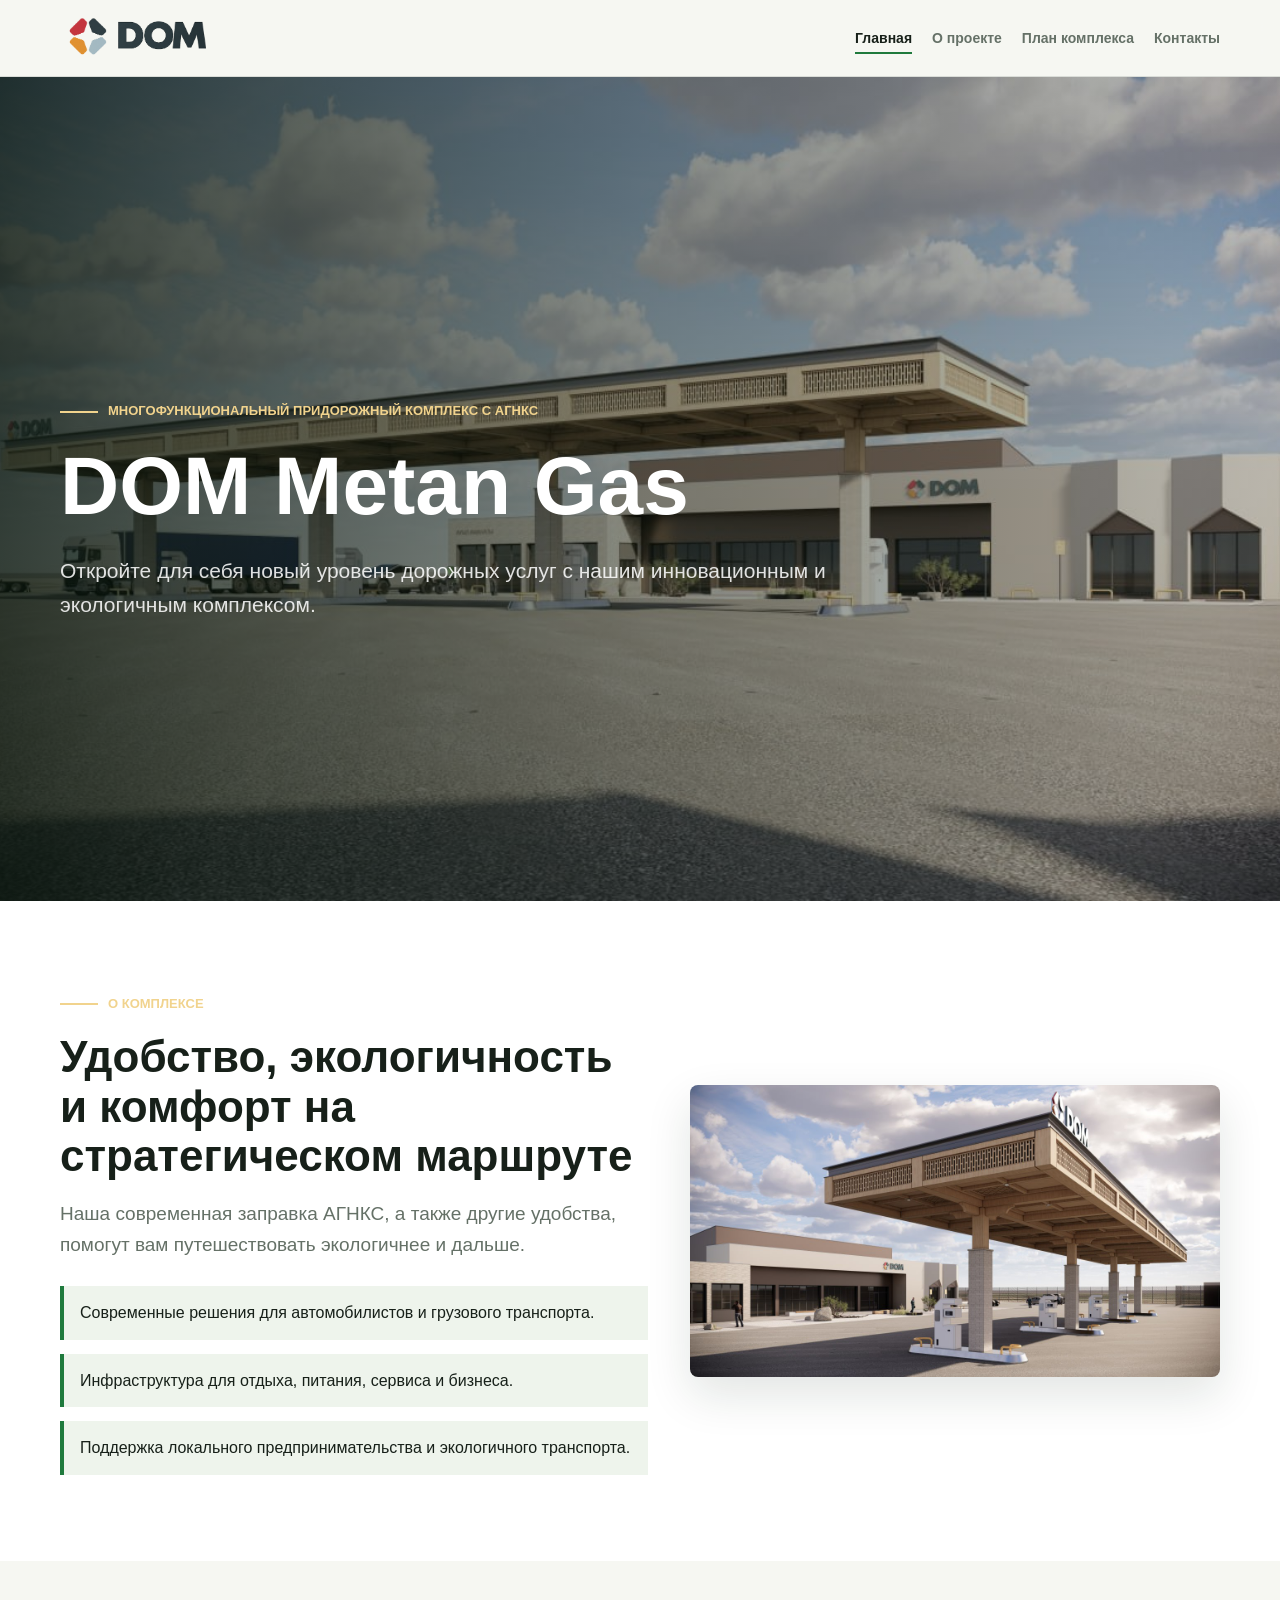
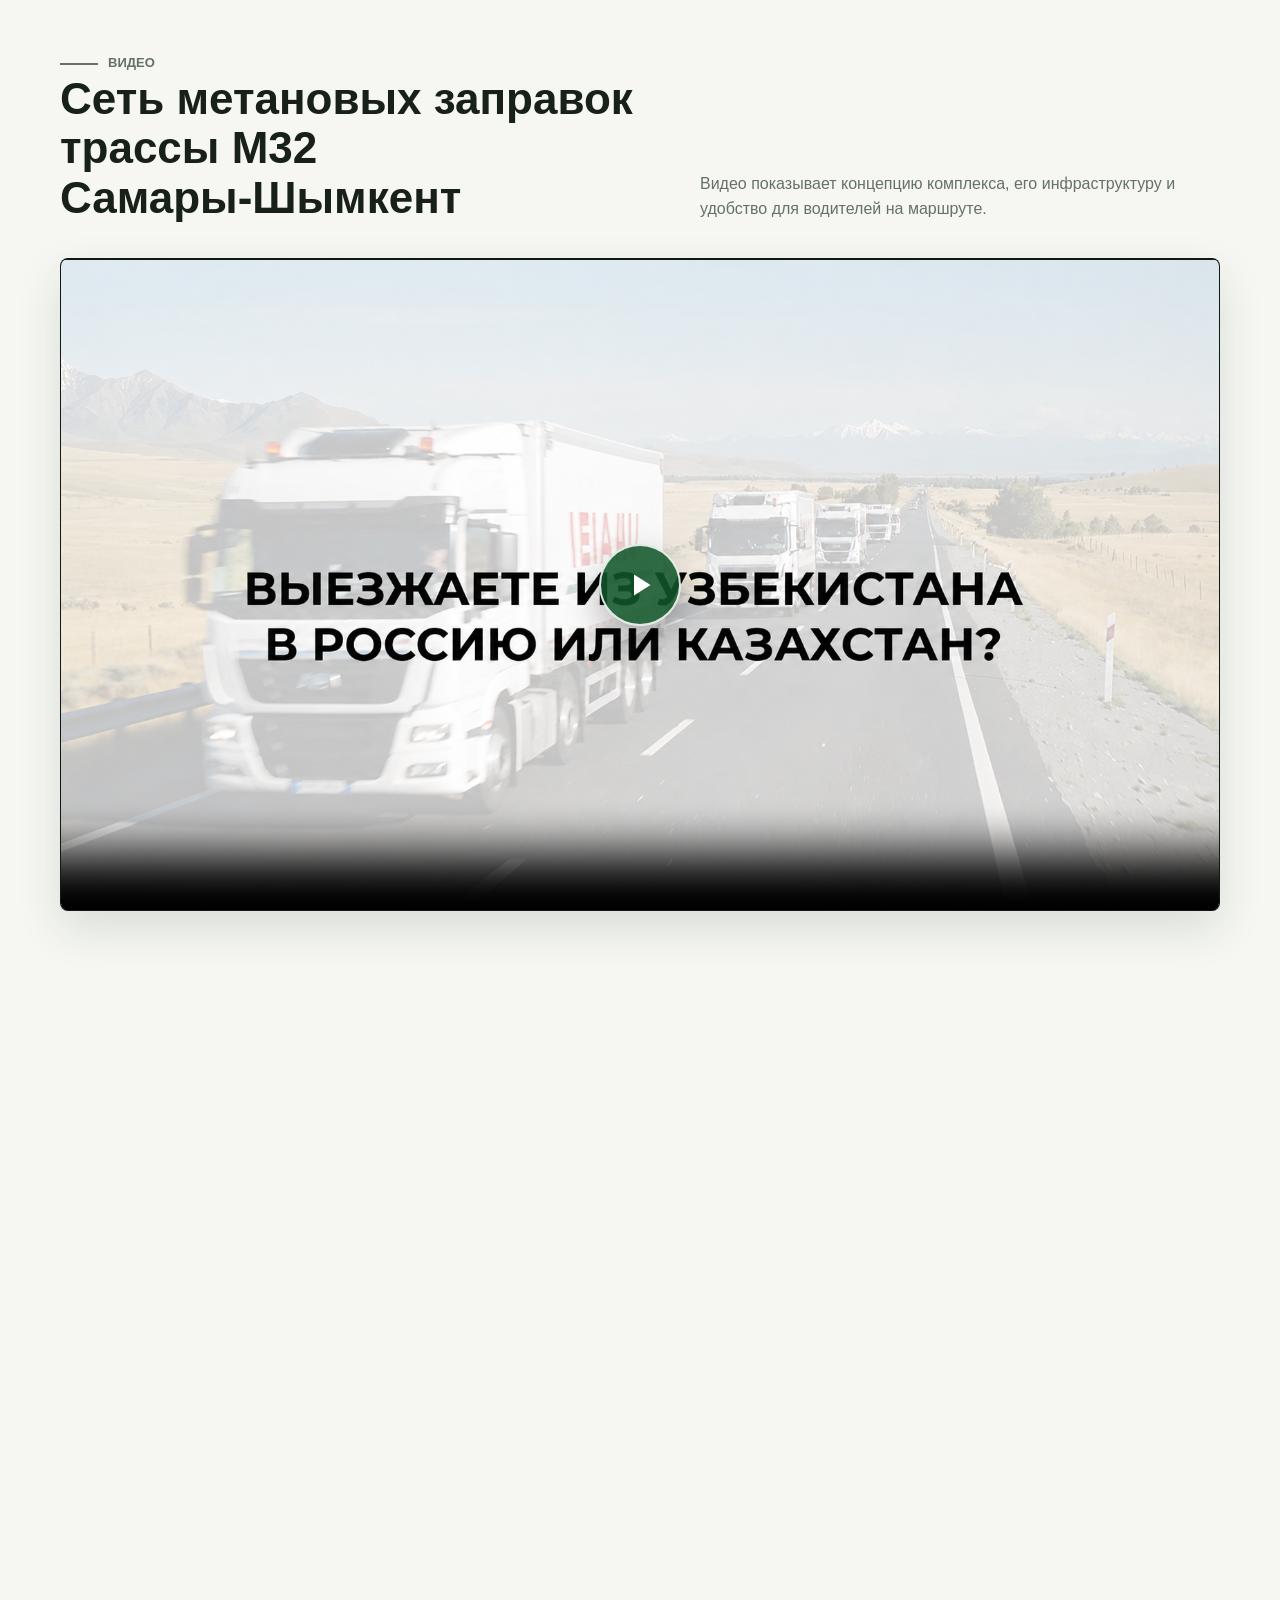
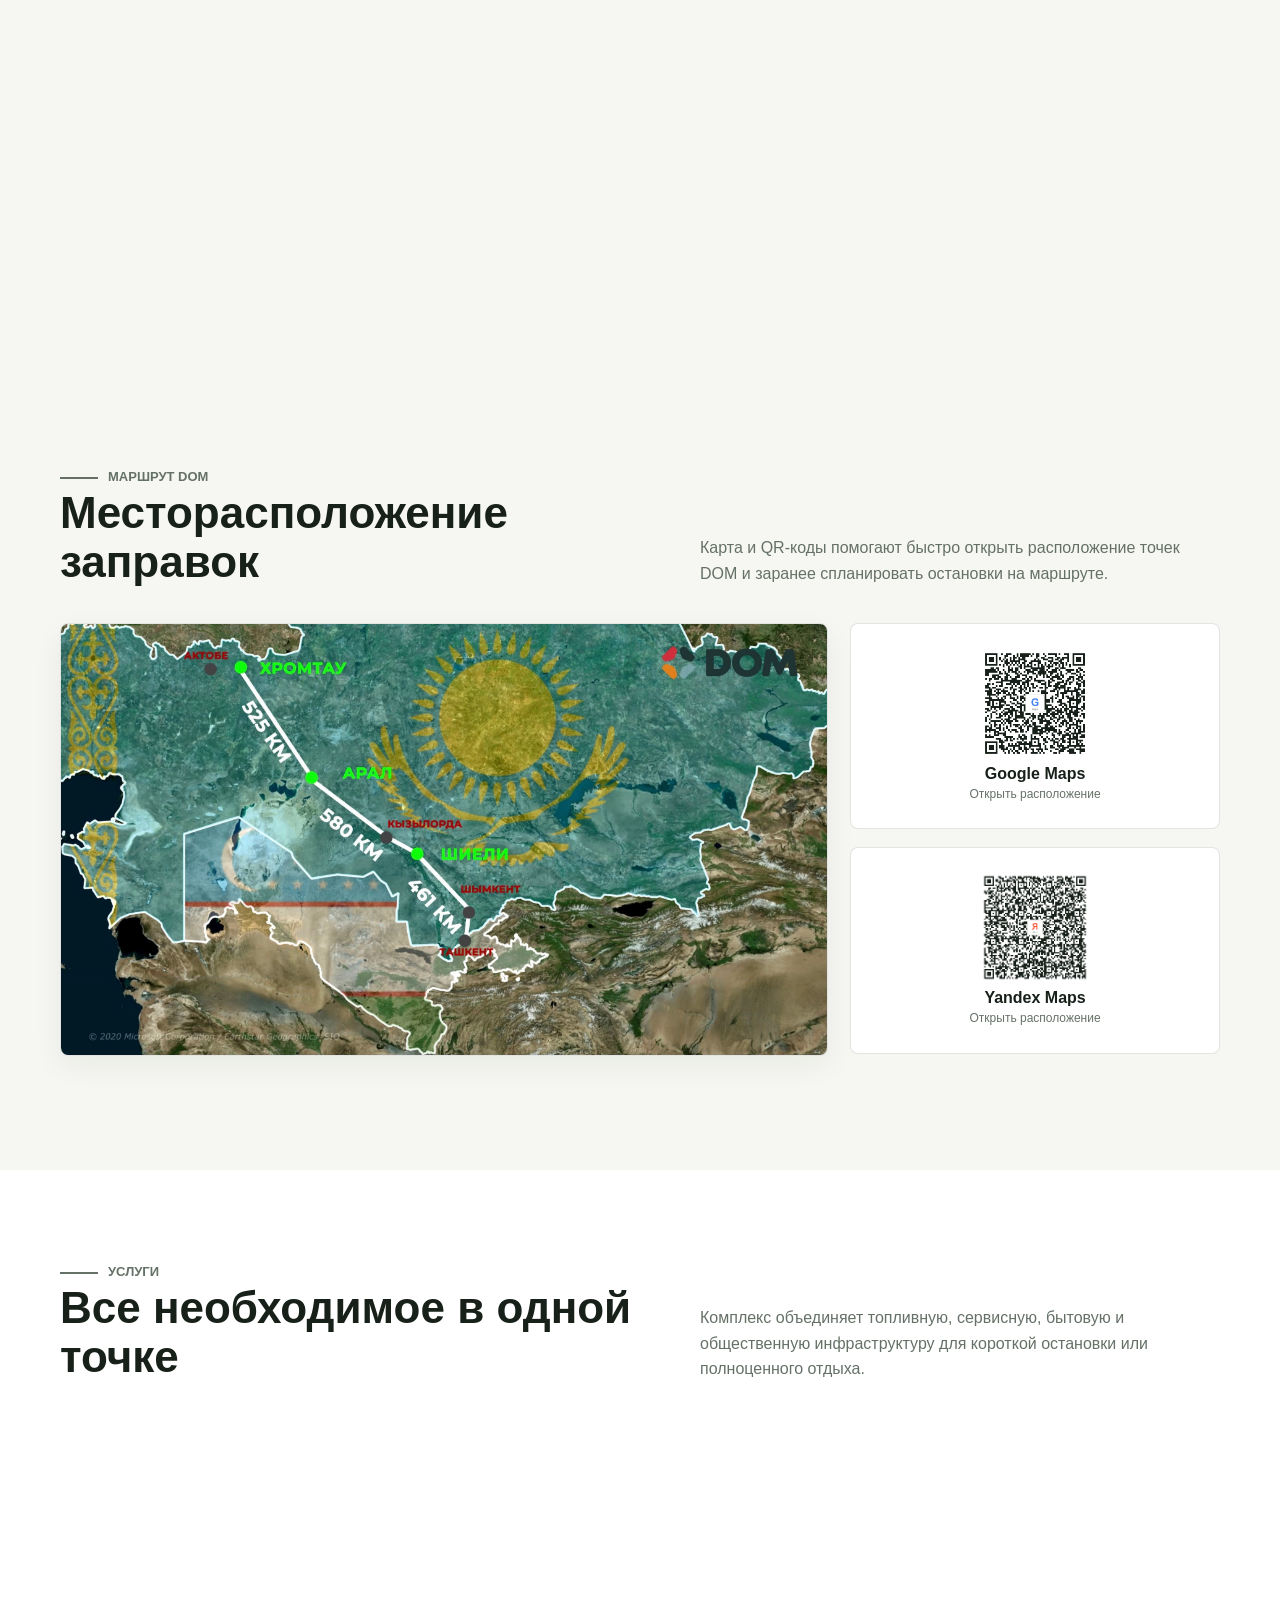
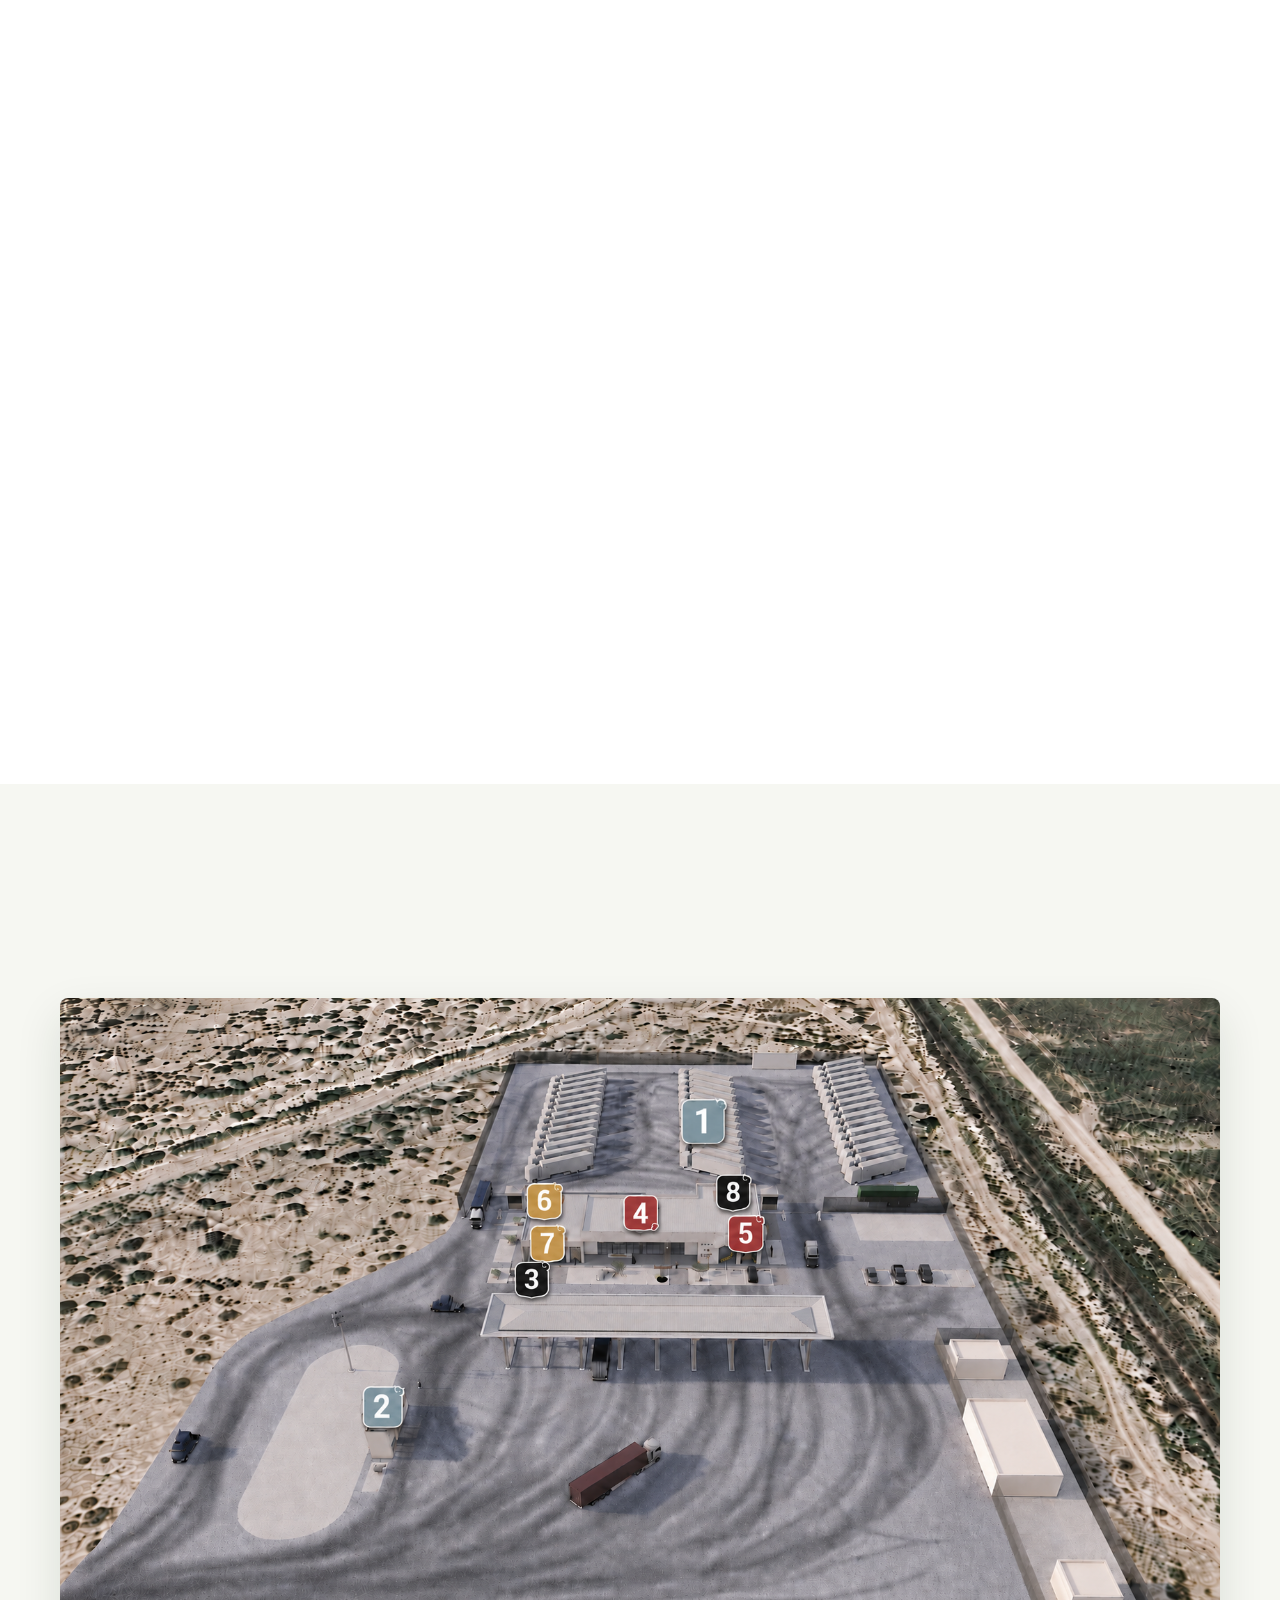
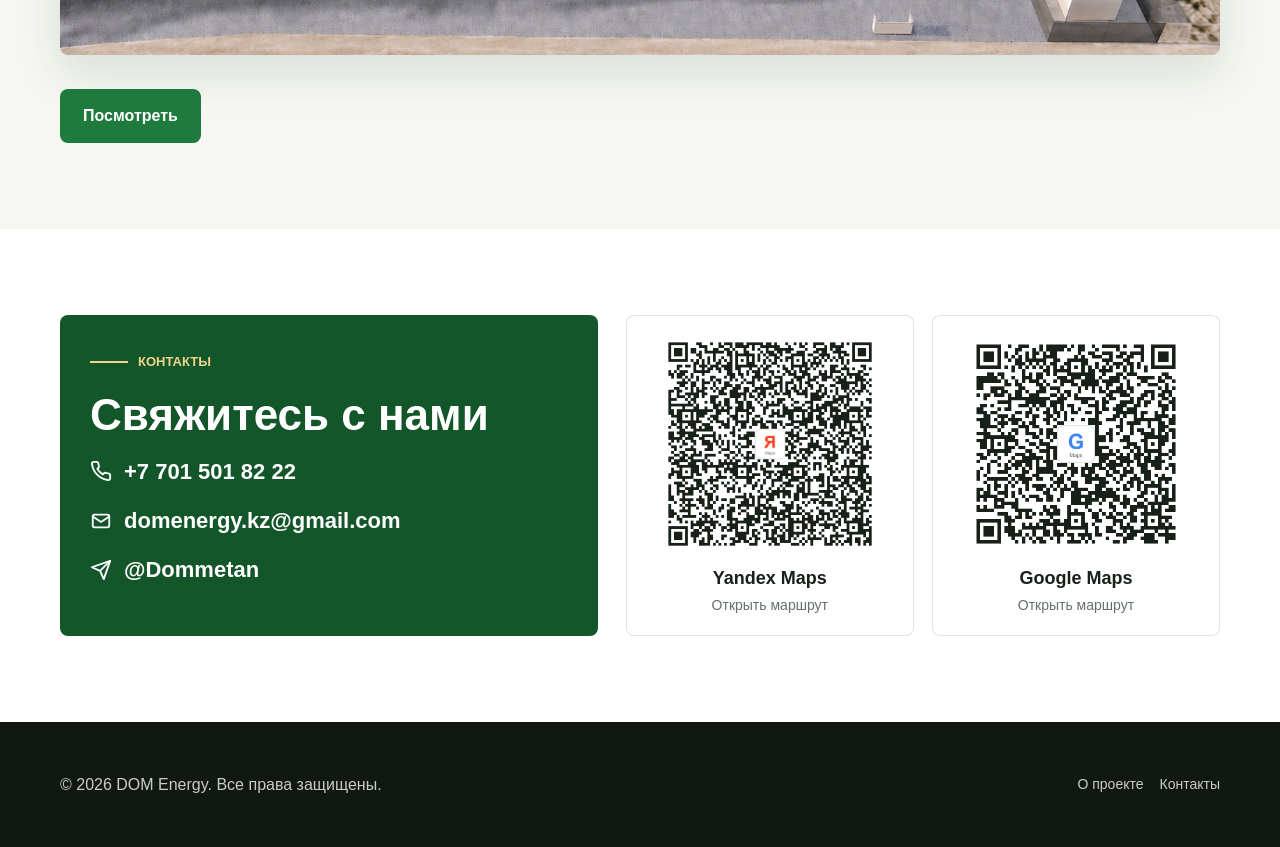
<file: index.html>
<!DOCTYPE html>
<html lang="ru">
<head>
  <meta charset="UTF-8">
  <meta name="viewport" content="width=device-width, initial-scale=1.0">
  <title>DOM Energy | Многофункциональный придорожный комплекс с АГНКС</title>
  <meta name="description" content="Многофункциональный придорожный комплекс с АГНКС: экологичная заправка, магазин, ресторан, стоянка, зарядка для электрокаров и сервисы для путешественников.">
  <meta name="keywords" content="DOM Energy, АГНКС, придорожный комплекс, заправка, Казахстан, ресторан, стоянка, электрозарядка">
  <link rel="icon" href="favicon.ico" sizes="any">
  <link rel="icon" type="image/png" sizes="32x32" href="assets/images/favicon-32.png">
  <link rel="apple-touch-icon" sizes="180x180" href="assets/images/favicon-180.png">
  <link rel="stylesheet" href="css/style.css">
</head>
<body>
  <header class="site-header">
    <div class="container header-inner">
      <a class="logo" href="index.html" aria-label="DOM Energy">
        <img src="assets/images/dom-logo.png" alt="DOM">
      </a>
      <nav class="site-nav" aria-label="Основное меню">
        <ul class="nav-list">
          <li><a class="nav-link active" href="index.html">Главная</a></li>
          <li><a class="nav-link" href="about.html">О проекте</a></li>
          <li><a class="nav-link" href="plan.html">План комплекса</a></li>
          <li><a class="nav-link" href="#contacts">Контакты</a></li>
        </ul>
      </nav>
      <button class="burger" type="button" aria-label="Открыть меню" aria-expanded="false">
        <span></span><span></span><span></span>
      </button>
    </div>
  </header>

  <main>
    <section class="hero home-hero" style="--hero-image: url('../assets/images/hero-dom-station.jpg');">
      <div class="container hero-content reveal">
        <p class="eyebrow">Многофункциональный придорожный комплекс с АГНКС</p>
        <h1>DOM Metan Gas</h1>
        <p class="hero-text">Откройте для себя новый уровень дорожных услуг с нашим инновационным и экологичным комплексом.</p>
      </div>
    </section>

    <section class="section section-alt">
      <div class="container feature">
        <div class="reveal">
          <p class="eyebrow">О комплексе</p>
          <h2>Удобство, экологичность и комфорт на стратегическом маршруте</h2>
          <p class="lead">Наша современная заправка АГНКС, а также другие удобства, помогут вам путешествовать экологичнее и дальше.</p>
          <ul class="feature-list">
            <li>Современные решения для автомобилистов и грузового транспорта.</li>
            <li>Инфраструктура для отдыха, питания, сервиса и бизнеса.</li>
            <li>Поддержка локального предпринимательства и экологичного транспорта.</li>
          </ul>
        </div>
        <div class="feature-media reveal">
          <!-- Замените assets/images/about-complex.svg на реальное фото комплекса. -->
          <img src="assets/images/main_dom.jpg" alt="Визуализация придорожного комплекса DOM Energy">
        </div>
      </div>
    </section>

    <section class="section">
      <div class="container">
        <div class="section-head reveal">
          <div>
            <p class="eyebrow">Видео</p>
            <h2>Сеть метановых заправок трассы M32 <br> Самары-Шымкент</h2>
          </div>
          <p>Видео показывает концепцию комплекса, его инфраструктуру и удобство для водителей на маршруте.</p>
        </div>
        <div class="video-frame reveal">
          <video controls preload="metadata" poster="assets/images/video_obl.png">
            <source src="assets/videos/dom-metan-gas-short.mp4" type="video/mp4">
            Ваш браузер не поддерживает воспроизведение видео.
          </video>
          <button class="video-play-button" type="button" aria-label="Запустить видео">
            <svg viewBox="0 0 24 24" aria-hidden="true"><path d="m8 5 11 7-11 7z"/></svg>
          </button>
        </div>
      </div>
    </section>

    <section class="section">
      <div class="container">
        <div class="section-head reveal">
          <div>
            <p class="eyebrow">Трасса М32</p>
            <h2>Преимущества трассы Самара - Шымкент</h2>
          </div>
          <p>Маршрут связывает Узбекистан, Казахстан и Россию через ключевые точки Хромтау, Арал, Шиели, Шымкент и Ташкент.</p>
        </div>
        <div class="route-map-grid">
          <figure class="card image-card route-map reveal">
            <img src="assets/images/road-m32-page-2.jpg" alt="Трасса М32 Самара - Шымкент на карте">
            <figcaption>Трасса М32 Самара - Шымкент Новый маршрут </figcaption>
          </figure>
          <figure class="card image-card route-map reveal">
            <img src="assets/images/image.png" alt="Участок маршрута Хромтау, Арал, Шиели, Шымкент, Ташкент">
            <figcaption>Старый маршрут</figcaption>
          </figure>
        </div>
        <div class="route-benefits">
          <article class="card route-benefit reveal"><strong>-970 км</strong><span>на круговом маршруте Ташкент - Москва - Ташкент по сравнению со старым путем.</span></article>
          <article class="card route-benefit reveal"><strong>до 2 дней</strong><span>экономии времени благодаря сокращению расстояния и качественному покрытию.</span></article>
          <article class="card route-benefit reveal"><strong>140 000+ KZT</strong><span>базовой экономии нового кругового маршрута, также указано 3 717 000 UZS.</span></article>
          <article class="card route-benefit reveal"><strong>единая сеть</strong><span>заправки DOM покрывают маршрут от Узбекистана до России и упрощают работу с одним контрагентом.</span></article>
        </div>
      </div>
    </section>

    <section class="section">
      <div class="container">
        <div class="section-head reveal">
          <div>
            <p class="eyebrow">Маршрут DOM</p>
            <h2>Месторасположение заправок</h2>
          </div>
          <p>Карта и QR-коды помогают быстро открыть расположение точек DOM и заранее спланировать остановки на маршруте.</p>
        </div>
        <div class="station-location-layout">
          <figure class="card image-card station-location-map reveal">
            <img src="assets/images/road-m32-page-8.jpg" alt="Расположение заправок DOM на маршруте Хромтау, Арал, Шиели и Шымкент">
          </figure>
          <div class="station-location-qr reveal">
            <a class="qr-card" href="https://www.google.com/maps/d/u/0/viewer?mid=1s1gY3Ac9xIA22QVMr-8RvJPX52VgwzE&ll=44.91332189562883%2C66.1954062853998&z=5" target="_blank" rel="noopener">
              <img src="assets/images/qr-google.png" alt="QR-код расположения заправок в Google Maps">
              <h3>Google Maps</h3>
              <p>Открыть расположение</p>
            </a>
            <a class="qr-card" href="https://yandex.kz/maps/?l=sat%2Cskl&ll=69.679462%2C48.228951&mode=usermaps&source=constructorLink&um=constructor%3Add75e67c82feb4b6790c276343f9a0adabf90b394c33e07c83ea344fcc269976&z=5" target="_blank" rel="noopener">
              <img src="assets/images/qr-yandex.png" alt="QR-код расположения заправок в Яндекс Картах">
              <h3>Yandex Maps</h3>
              <p>Открыть расположение</p>
            </a>
          </div>
        </div>
      </div>
    </section>

    <section class="section section-alt">
      <div class="container">
        <div class="section-head reveal">
          <div>
            <p class="eyebrow">Услуги</p>
            <h2>Все необходимое в одной точке</h2>
          </div>
          <p>Комплекс объединяет топливную, сервисную, бытовую и общественную инфраструктуру для короткой остановки или полноценного отдыха.</p>
        </div>
        <div class="grid grid-4">
          <article class="card service-card reveal"><div class="service-icon"><svg viewBox="0 0 24 24"><path d="M4 20V5a2 2 0 0 1 2-2h7a2 2 0 0 1 2 2v15"/><path d="M3 20h13"/><path d="M7 7h5"/><path d="M15 8h2l3 3v7a2 2 0 0 1-4 0v-3h-1"/></svg></div><h3>Заправка АГНКС</h3><p>Экологичное газовое топливо для современного транспорта.</p></article>
          <article class="card service-card reveal"><div class="service-icon"><svg viewBox="0 0 24 24"><path d="M5 17h14l-1-5a3 3 0 0 0-3-2H9a3 3 0 0 0-3 2z"/><path d="M7 17v2"/><path d="M17 17v2"/><path d="M8 13h8"/></svg></div><h3>Стоянка</h3><p>Места для грузовых и легковых автомобилей.</p></article>
          <article class="card service-card service-card--pending reveal"><div class="service-icon"><svg viewBox="0 0 24 24"><path d="M5 8h14l-1 12H6z"/><path d="M8 8a4 4 0 0 1 8 0"/></svg></div><h3>Магазин</h3><p>Товары первой необходимости, напитки и дорожные продукты.</p><span class="service-status">В процессе строительства</span></article>
          <article class="card service-card service-card--pending reveal"><div class="service-icon"><svg viewBox="0 0 24 24"><path d="M4 20V7l8-4 8 4v13"/><path d="M9 20v-6h6v6"/><path d="M8 10h8"/></svg></div><h3>Ауыл АМАНАТЫ</h3><p>Помещение для участников программы и локальных предпринимателей.</p><span class="service-status">В процессе строительства</span></article>
          <article class="card service-card service-card--pending reveal"><div class="service-icon"><svg viewBox="0 0 24 24"><path d="M13 2 5 14h7l-1 8 8-12h-7z"/></svg></div><h3>EV-зарядка</h3><p>Зарядная станция для электрокаров на маршруте.</p><span class="service-status">В процессе строительства</span></article>
          <article class="card service-card service-card--pending reveal"><div class="service-icon"><svg viewBox="0 0 24 24"><path d="M4 20h16"/><path d="M6 20V10l6-6 6 6v10"/><path d="M10 20v-6h4v6"/></svg></div><h3>Намазхана</h3><p>Намазхана и даретхана для удобства гостей комплекса.</p><span class="service-status">В процессе строительства</span></article>
          <article class="card service-card service-card--pending reveal"><div class="service-icon"><svg viewBox="0 0 24 24"><path d="M5 20V8a4 4 0 0 1 4-4h6a4 4 0 0 1 4 4v12"/><path d="M8 12h8"/><path d="M8 16h8"/></svg></div><h3>Зал ожидания</h3><p>Спокойная зона отдыха во время остановки или сервиса.</p><span class="service-status">В процессе строительства</span></article>
          <article class="card service-card service-card--pending reveal"><div class="service-icon"><svg viewBox="0 0 24 24"><circle cx="12" cy="12" r="7"/><circle cx="12" cy="12" r="2"/><path d="M12 5v3M12 16v3M5 12h3M16 12h3"/></svg></div><h3>Шиномонтаж</h3><p>Быстрое обслуживание колес для легкового и грузового транспорта.</p><span class="service-status">В процессе строительства</span></article>
          <article class="card service-card service-card--pending reveal"><div class="service-icon"><svg viewBox="0 0 24 24"><rect x="4" y="5" width="16" height="14" rx="7"/><path d="M8 12h8"/></svg></div><h3>Капсульный отель</h3><p>Компактный отдых для водителей и путешественников.</p><span class="service-status">В процессе строительства</span></article>
          <article class="card service-card service-card--pending reveal"><div class="service-icon"><svg viewBox="0 0 24 24"><path d="M7 3v8"/><path d="M10 3v8"/><path d="M7 7h3"/><path d="M17 3v18"/><path d="M13 3c0 5 4 5 4 8"/></svg></div><h3>Ресторан</h3><p>Горячее питание и комфортная зона для гостей комплекса.</p><span class="service-status">В процессе строительства</span></article>
          <article class="card service-card service-card--pending reveal"><div class="service-icon"><svg viewBox="0 0 24 24"><rect x="5" y="4" width="14" height="16" rx="2"/><circle cx="12" cy="13" r="4"/><path d="M8 7h.01M11 7h.01"/></svg></div><h3>Прачка</h3><p>Бытовой сервис для длительных маршрутов и грузоперевозок.</p><span class="service-status">В процессе строительства</span></article>
          <article class="card service-card service-card--pending reveal"><div class="service-icon"><svg viewBox="0 0 24 24"><path d="M8 4h8"/><path d="M12 4v4"/><path d="M7 10h10"/><path d="M8 14h.01M12 14h.01M16 14h.01M9 18h.01M15 18h.01"/></svg></div><h3>Душ и туалет</h3><p>Чистые санитарные зоны для водителей и пассажиров.</p><span class="service-status">В процессе строительства</span></article>
        </div>
      </div>
    </section>

    <section class="section">
      <div class="container">
        <div class="plan-section-title reveal">
          <p class="eyebrow">Территория</p>
          <h2>План комплекса</h2>
        </div>
        <div class="plan-layout plan-layout--full">
          <div class="plan-image reveal">
            <img src="assets/images/territory-plan.png" alt="План территории комплекса DOM с отмеченными зонами">
          </div>
        </div>
        <div class="section-actions reveal">
          <a class="btn btn-primary" href="plan.html">Посмотреть</a>
        </div>
      </div>
    </section>

    <section class="section section-alt" id="contacts">
      <div class="container contact-box reveal">
        <div class="contact-panel">
          <p class="eyebrow">Контакты</p>
          <h2>Свяжитесь с нами</h2>
          <a href="tel:+77015018222"><svg viewBox="0 0 24 24" aria-hidden="true"><path d="M22 16.92v3a2 2 0 0 1-2.18 2 19.79 19.79 0 0 1-8.63-3.07 19.5 19.5 0 0 1-6-6A19.79 19.79 0 0 1 2.12 4.18 2 2 0 0 1 4.11 2h3a2 2 0 0 1 2 1.72c.12.9.33 1.78.62 2.63a2 2 0 0 1-.45 2.11L8 9.73a16 16 0 0 0 6 6l1.27-1.27a2 2 0 0 1 2.11-.45c.85.29 1.73.5 2.63.62A2 2 0 0 1 22 16.92z"/></svg><span>+7 701 501 82 22</span></a>
          <a href="mailto:domenergy.kz@gmail.com"><svg viewBox="0 0 24 24" aria-hidden="true"><rect x="3" y="5" width="18" height="14" rx="2"/><path d="m3 7 9 6 9-6"/></svg><span>domenergy.kz@gmail.com</span></a>
          <a href="https://t.me/Dommetan" target="_blank" rel="noopener"><svg viewBox="0 0 24 24" aria-hidden="true"><path d="m22 2-7 20-4-9-9-4z"/><path d="M22 2 11 13"/></svg><span>@Dommetan</span></a>
        </div>
        <div class="qr-grid">
          <a class="qr-card" href="https://yandex.kz/maps/?l=sat%2Cskl&ll=69.679462%2C48.228951&mode=usermaps&source=constructorLink&um=constructor%3Add75e67c82feb4b6790c276343f9a0adabf90b394c33e07c83ea344fcc269976&z=5" target="_blank" rel="noopener">
            <img src="assets/images/qr-yandex.png" alt="QR-код для открытия маршрута в Яндекс Картах">
            <h3>Yandex Maps</h3>
            <p>Открыть маршрут</p>
          </a>
          <a class="qr-card" href="https://www.google.com/maps/d/u/0/viewer?mid=1s1gY3Ac9xIA22QVMr-8RvJPX52VgwzE&ll=44.91332189562883%2C66.1954062853998&z=5" target="_blank" rel="noopener">
            <img src="assets/images/qr-google.png" alt="QR-код для открытия маршрута в Google Maps">
            <h3>Google Maps</h3>
            <p>Открыть маршрут</p>
          </a>
        </div>
      </div>
    </section>
  </main>

  <footer class="site-footer">
    <div class="container footer-inner">
      <p>© 2026 DOM Energy. Все права защищены.</p>
      <div class="footer-links">
        <a href="about.html">О проекте</a>
        <a href="#contacts">Контакты</a>
      </div>
    </div>
  </footer>
  <script src="js/main.js"></script>
</body>
</html>
</file>
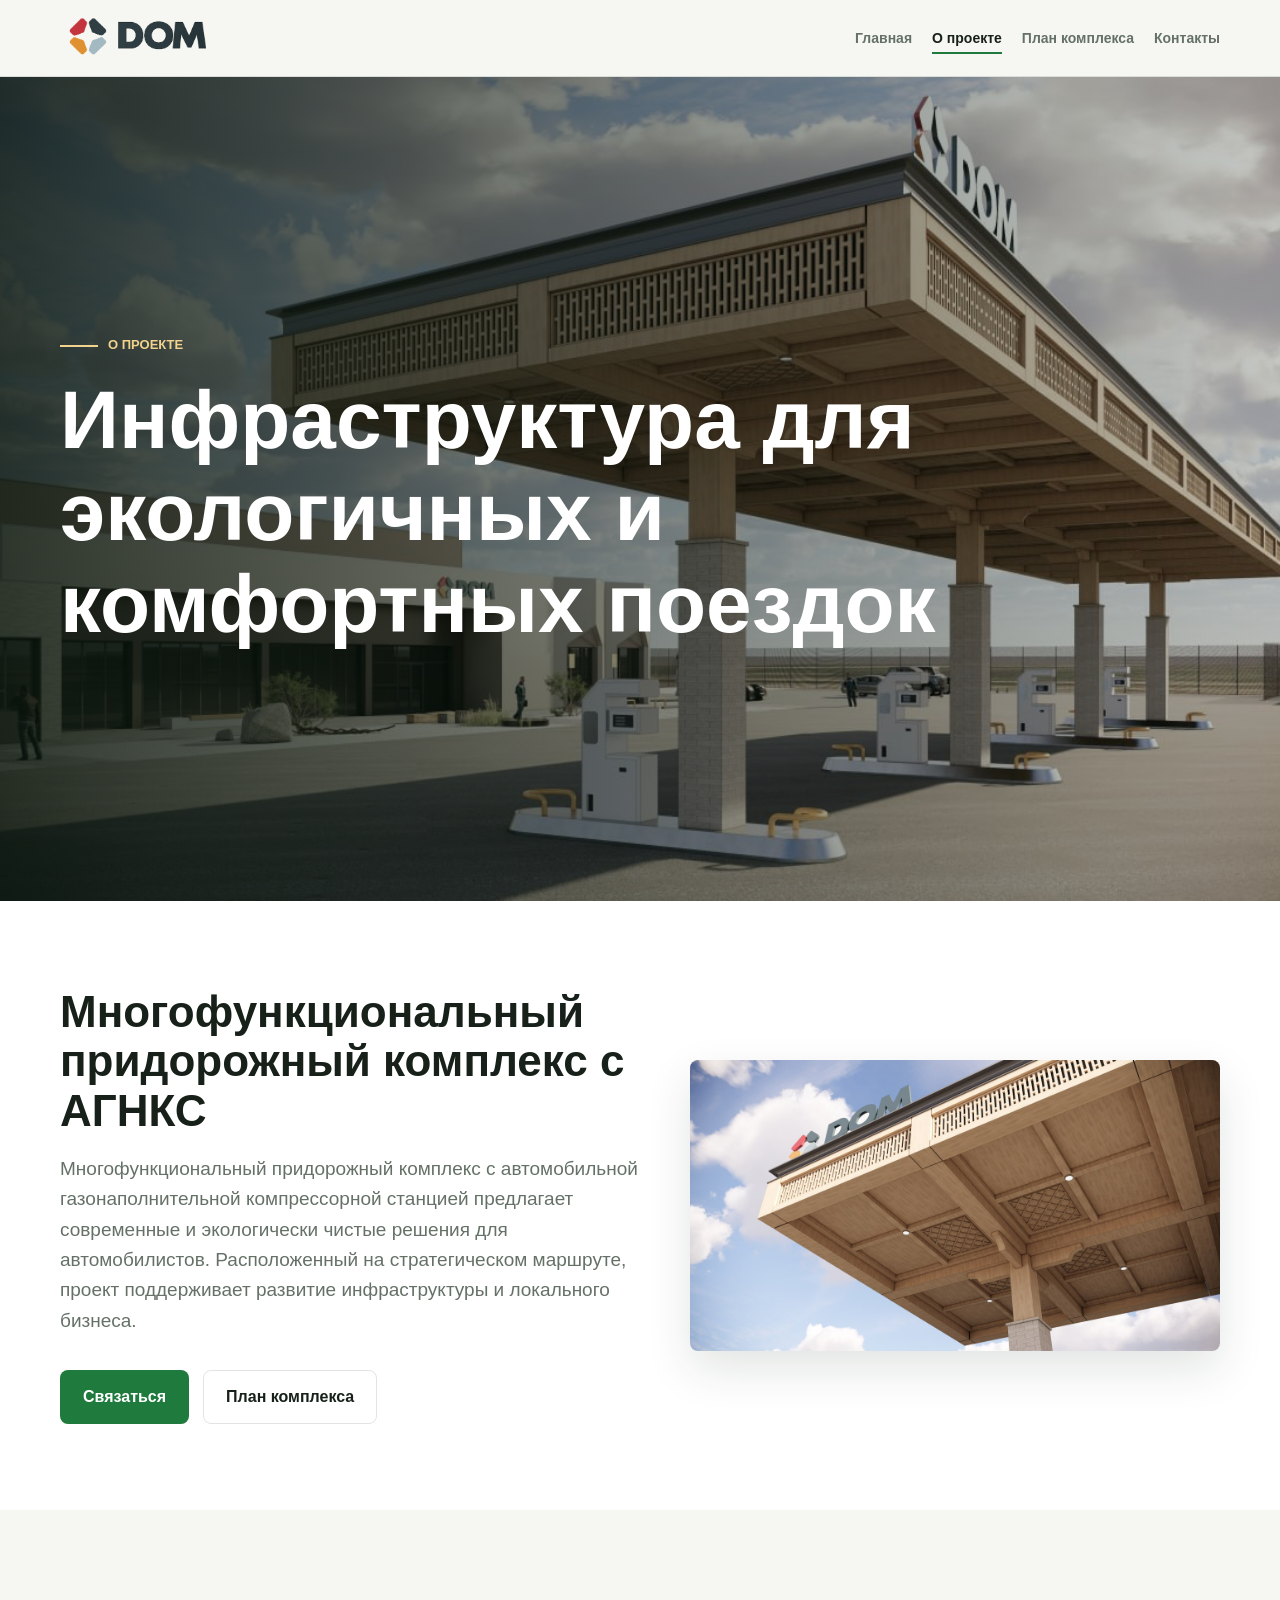
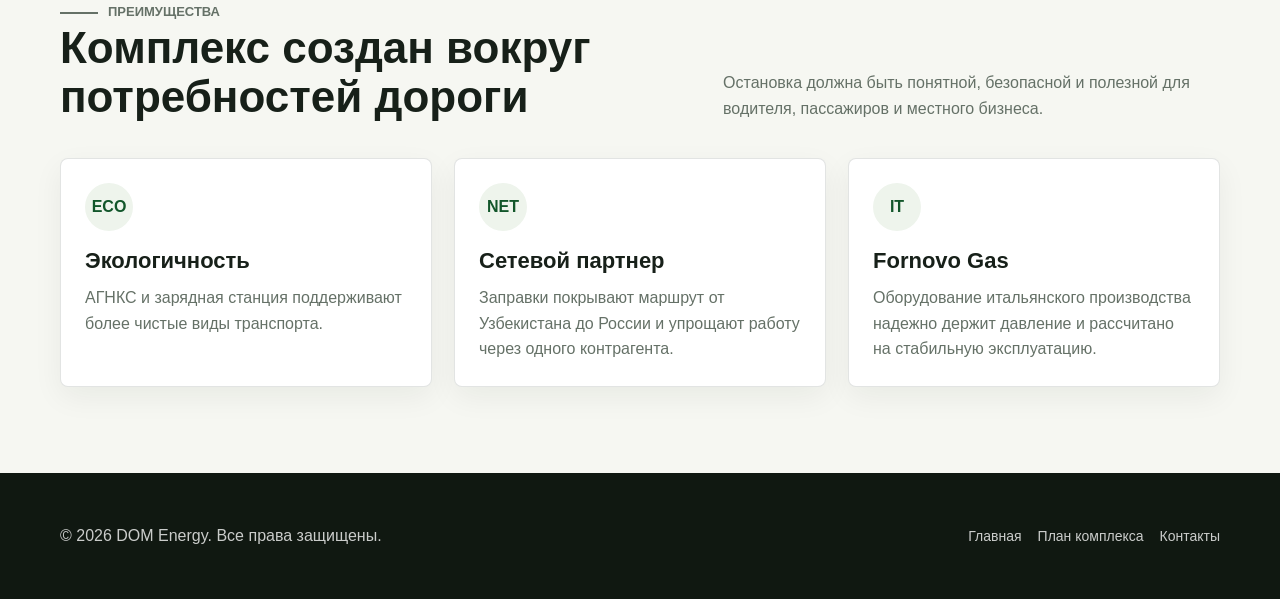
<file: about.html>
<!DOCTYPE html>
<html lang="ru">
<head>
  <meta charset="UTF-8">
  <meta name="viewport" content="width=device-width, initial-scale=1.0">
  <title>О проекте | DOM Energy</title>
  <meta name="description" content="О проекте DOM Energy: многофункциональный придорожный комплекс с автомобильной газонаполнительной компрессорной станцией.">
  <meta name="keywords" content="DOM Energy, о проекте, АГНКС, дорожная инфраструктура, экологичный комплекс">
  <link rel="icon" href="favicon.ico" sizes="any">
  <link rel="icon" type="image/png" sizes="32x32" href="assets/images/favicon-32.png">
  <link rel="apple-touch-icon" sizes="180x180" href="assets/images/favicon-180.png">
  <link rel="stylesheet" href="css/style.css">
</head>
<body>
  <header class="site-header">
    <div class="container header-inner">
      <a class="logo" href="index.html" aria-label="DOM Energy"><img src="assets/images/dom-logo.png" alt="DOM"></a>
      <nav class="site-nav" aria-label="Основное меню"><ul class="nav-list"><li><a class="nav-link" href="index.html">Главная</a></li><li><a class="nav-link active" href="about.html">О проекте</a></li><li><a class="nav-link" href="plan.html">План комплекса</a></li><li><a class="nav-link" href="index.html#contacts">Контакты</a></li></ul></nav>
      <button class="burger" type="button" aria-label="Открыть меню" aria-expanded="false"><span></span><span></span><span></span></button>
    </div>
  </header>
  <main>
    <section class="hero about-hero" style="--hero-image: url('../assets/images/about-hero-dom.jpg');">
      <div class="container hero-content reveal">
        <p class="eyebrow">О проекте</p>
        <h1>Инфраструктура для экологичных и комфортных поездок</h1>
      </div>
    </section>
    <section class="section section-alt">
      <div class="container feature">
        <div class="reveal">
          <h2>Многофункциональный придорожный комплекс с АГНКС</h2>
          <p class="lead">Многофункциональный придорожный комплекс с автомобильной газонаполнительной компрессорной станцией предлагает современные и экологически чистые решения для автомобилистов. Расположенный на стратегическом маршруте, проект поддерживает развитие инфраструктуры и локального бизнеса.</p>
          <div class="section-actions">
            <a class="btn btn-primary" href="index.html#contacts">Связаться</a>
            <a class="btn btn-outline" href="plan.html">План комплекса</a>
          </div>
        </div>
        <div class="feature-media reveal">
          <img src="assets/images/about-project-detail.jpg" alt="Навес и архитектура комплекса DOM Energy">
        </div>
      </div>
    </section>
    <section class="section">
      <div class="container">
        <div class="section-head reveal"><div><p class="eyebrow">Преимущества</p><h2>Комплекс создан вокруг потребностей дороги</h2></div><p>Остановка должна быть понятной, безопасной и полезной для водителя, пассажиров и местного бизнеса.</p></div>
        <div class="grid grid-3">
          <article class="card service-card reveal"><div class="service-icon">ECO</div><h3>Экологичность</h3><p>АГНКС и зарядная станция поддерживают более чистые виды транспорта.</p></article>
          <article class="card service-card reveal"><div class="service-icon">NET</div><h3>Сетевой партнер</h3><p>Заправки покрывают маршрут от Узбекистана до России и упрощают работу через одного контрагента.</p></article>
          <article class="card service-card reveal"><div class="service-icon">IT</div><h3>Fornovo Gas</h3><p>Оборудование итальянского производства надежно держит давление и рассчитано на стабильную эксплуатацию.</p></article>
        </div>
      </div>
    </section>
  </main>
  <footer class="site-footer"><div class="container footer-inner"><p>© 2026 DOM Energy. Все права защищены.</p><div class="footer-links"><a href="index.html">Главная</a><a href="plan.html">План комплекса</a><a href="index.html#contacts">Контакты</a></div></div></footer>
  <script src="js/main.js"></script>
</body>
</html>
</file>
<file: css/style.css>
:root {
  --bg: #f6f7f2;
  --surface: #ffffff;
  --surface-soft: #eef4ec;
  --text: #172019;
  --muted: #657167;
  --brand: #1f7a3d;
  --brand-dark: #12562a;
  --accent: #d7a84d;
  --line: rgba(23, 32, 25, 0.12);
  --shadow: 0 18px 46px rgba(15, 38, 22, 0.12);
  --radius: 8px;
}

* {
  box-sizing: border-box;
}

html {
  width: 100%;
  margin: 0;
  padding: 0;
  scroll-behavior: smooth;
  overflow-x: clip;
}

body {
  width: 100%;
  margin: 0;
  padding: 0;
  font-family: Arial, Helvetica, sans-serif;
  color: var(--text);
  background: var(--bg);
  line-height: 1.6;
  overflow-x: clip;
}

img {
  display: block;
  width: 100%;
  height: auto;
}

a {
  color: inherit;
  text-decoration: none;
}

.container {
  width: min(1160px, calc(100% - 32px));
  margin: 0 auto;
}

.site-header {
  position: sticky;
  top: 0;
  z-index: 50;
  margin: 0;
  background: rgba(246, 247, 242, 0.92);
  border-bottom: 1px solid var(--line);
  backdrop-filter: blur(14px);
}

.header-inner {
  display: flex;
  align-items: center;
  justify-content: space-between;
  min-height: 76px;
  gap: 24px;
}

.logo {
  display: inline-flex;
  align-items: center;
  flex: 0 0 auto;
}

.logo img {
  width: 156px;
  height: auto;
  max-height: 54px;
  object-fit: contain;
}

.nav-list {
  display: flex;
  align-items: center;
  gap: 20px;
  margin: 0;
  padding: 0;
  list-style: none;
  font-size: 14px;
  font-weight: 700;
}

.nav-link {
  position: relative;
  padding: 8px 0;
  color: var(--muted);
  transition: color 0.2s ease;
}

.nav-link::after {
  position: absolute;
  right: 0;
  bottom: 0;
  left: 0;
  height: 2px;
  content: "";
  background: var(--brand);
  transform: scaleX(0);
  transform-origin: left;
  transition: transform 0.2s ease;
}

.nav-link:hover,
.nav-link.active {
  color: var(--text);
}

.nav-link:hover::after,
.nav-link.active::after {
  transform: scaleX(1);
}

.burger {
  display: none;
  width: 44px;
  height: 44px;
  padding: 0;
  border: 1px solid var(--line);
  border-radius: var(--radius);
  background: var(--surface);
  cursor: pointer;
}

.burger span {
  display: block;
  width: 20px;
  height: 2px;
  margin: 5px auto;
  background: var(--text);
  transition: transform 0.2s ease, opacity 0.2s ease;
}

.burger.is-open span:nth-child(1) {
  transform: translateY(7px) rotate(45deg);
}

.burger.is-open span:nth-child(2) {
  opacity: 0;
}

.burger.is-open span:nth-child(3) {
  transform: translateY(-7px) rotate(-45deg);
}

.hero {
  position: relative;
  display: grid;
  align-items: end;
  min-height: calc(100vh - 76px);
  padding: 110px 0 72px;
  color: #fff;
  background-image: linear-gradient(90deg, rgba(9, 22, 13, 0.82), rgba(9, 22, 13, 0.48), rgba(9, 22, 13, 0.24)), var(--hero-image);
  background-position: center;
  background-size: cover;
}

.page-hero {
  min-height: 430px;
}

.about-hero {
  align-items: center;
  padding-top: 72px;
  padding-bottom: 72px;
}

.hero-content {
  max-width: none;
}

.home-hero {
  align-items: center;
}

.hero-content h1,
.hero-content .hero-text {
  max-width: 880px;
}

.eyebrow {
  display: inline-flex;
  align-items: center;
  gap: 10px;
  margin: 0 0 18px;
  color: #f1d38d;
  font-size: 13px;
  font-weight: 800;
  text-transform: uppercase;
}

.eyebrow::before {
  width: 38px;
  height: 2px;
  content: "";
  background: currentColor;
}

h1,
h2,
h3 {
  margin: 0;
  line-height: 1.12;
}

h1 {
  max-width: 880px;
  font-size: clamp(40px, 7vw, 82px);
}

h2 {
  font-size: clamp(30px, 4vw, 44px);
}

h3 {
  font-size: 22px;
}

.hero-text {
  max-width: 660px;
  margin: 22px 0 0;
  color: rgba(255, 255, 255, 0.86);
  font-size: clamp(17px, 2vw, 21px);
}

.hero-actions,
.section-actions {
  display: flex;
  flex-wrap: wrap;
  gap: 14px;
  margin-top: 34px;
}

.btn {
  display: inline-flex;
  align-items: center;
  justify-content: center;
  min-height: 48px;
  padding: 13px 22px;
  border: 1px solid transparent;
  border-radius: var(--radius);
  font-weight: 800;
  transition: transform 0.2s ease, box-shadow 0.2s ease, background 0.2s ease;
}

.btn:hover {
  transform: translateY(-2px);
  box-shadow: 0 12px 24px rgba(15, 38, 22, 0.16);
}

.btn-primary {
  color: #fff;
  background: var(--brand);
}

.btn-primary:hover {
  background: var(--brand-dark);
}

.btn-light {
  color: var(--text);
  background: #fff;
}

.btn-outline {
  color: var(--text);
  border-color: var(--line);
  background: transparent;
}

.section {
  padding: 86px 0;
}

.section-alt {
  background: var(--surface);
}

.section-head {
  display: flex;
  align-items: end;
  justify-content: space-between;
  gap: 28px;
  margin-bottom: 36px;
}

.section-head p {
  max-width: 520px;
  margin: 0;
  color: var(--muted);
}

.lead {
  max-width: 760px;
  color: var(--muted);
  font-size: 19px;
}

.grid {
  display: grid;
  gap: 22px;
}

.grid-2 {
  grid-template-columns: repeat(2, minmax(0, 1fr));
}

.grid-3 {
  grid-template-columns: repeat(3, minmax(0, 1fr));
}

.grid-4 {
  grid-template-columns: repeat(4, minmax(0, 1fr));
}

.card {
  overflow: hidden;
  border: 1px solid var(--line);
  border-radius: var(--radius);
  background: var(--surface);
  box-shadow: 0 10px 30px rgba(15, 38, 22, 0.06);
  transition: transform 0.2s ease, box-shadow 0.2s ease, border-color 0.2s ease;
}

.card:hover {
  border-color: rgba(31, 122, 61, 0.3);
  box-shadow: var(--shadow);
  transform: translateY(-4px);
}

.service-card {
  padding: 24px;
}

.service-icon {
  display: grid;
  place-items: center;
  width: 48px;
  height: 48px;
  margin-bottom: 18px;
  color: var(--brand-dark);
  border-radius: 50%;
  background: var(--surface-soft);
  font-weight: 900;
}

.service-icon svg {
  width: 24px;
  height: 24px;
  fill: none;
  stroke: currentColor;
  stroke-width: 2;
  stroke-linecap: round;
  stroke-linejoin: round;
}

.fornovo-brand {
  display: flex;
  align-items: center;
  justify-content: space-between;
  gap: 18px;
  min-height: 64px;
  margin-bottom: 18px;
}

.fornovo-brand img {
  width: min(230px, calc(100% - 74px));
  height: auto;
}

.italy-flag {
  flex: 0 0 56px;
  width: 56px;
  height: 38px;
  overflow: hidden;
  border: 1px solid var(--line);
  border-radius: 4px;
  background: linear-gradient(90deg, #009246 0 33.333%, #fff 33.333% 66.666%, #ce2b37 66.666%);
  box-shadow: 0 5px 12px rgba(15, 38, 22, 0.1);
}

.service-card--pending {
  color: #6e746d;
  background: #f0f1ed;
  filter: grayscale(1);
}

.service-card--pending .service-icon {
  color: #777d76;
  background: #e1e3de;
}

.service-card--pending h3,
.service-card--pending p {
  color: #777d76;
}

.service-status {
  display: inline-flex;
  margin-top: 16px;
  padding: 6px 10px;
  color: #6a6f69;
  border: 1px solid rgba(106, 111, 105, 0.22);
  border-radius: 999px;
  background: rgba(255, 255, 255, 0.48);
  font-size: 12px;
  font-weight: 800;
}

.service-card p,
.info-card p,
.stat-card p {
  margin: 12px 0 0;
  color: var(--muted);
}

.image-card img {
  height: 260px;
  object-fit: cover;
}

.image-card figcaption {
  padding: 16px 18px;
  font-weight: 800;
}

.gallery-page {
  min-height: calc(100vh - 76px);
  padding: 96px 0;
  background: var(--bg);
}

.gallery-title {
  max-width: 760px;
  margin-bottom: 42px;
}

.gallery-title h1 {
  color: var(--text);
  font-size: clamp(64px, 13vw, 168px);
  letter-spacing: 0;
}

.gallery-title p:not(.eyebrow) {
  max-width: 680px;
  margin: 18px 0 0;
  color: var(--muted);
  font-size: 20px;
}

.gallery-layout {
  display: grid;
  grid-template-columns: repeat(4, minmax(0, 1fr));
  grid-auto-rows: 260px;
  gap: 18px;
}

.gallery-tile {
  position: relative;
  min-height: 260px;
  margin: 0;
  overflow: hidden;
  border-radius: var(--radius);
  background: #101811;
  box-shadow: var(--shadow);
}

.gallery-tile-large {
  grid-column: span 2;
  grid-row: span 2;
}

.gallery-tile-wide {
  grid-column: span 2;
}

.gallery-tile img {
  width: 100%;
  height: 100%;
  object-fit: cover;
  transition: transform 0.45s ease;
}

.gallery-tile::after {
  position: absolute;
  inset: 0;
  content: "";
  background: linear-gradient(180deg, rgba(16, 24, 17, 0.05), rgba(16, 24, 17, 0.74));
}

.gallery-tile:hover img {
  transform: scale(1.04);
}

.gallery-tile figcaption {
  position: absolute;
  right: 20px;
  bottom: 18px;
  left: 20px;
  z-index: 1;
  color: #fff;
}

.gallery-tile figcaption span {
  display: block;
  color: #f1d38d;
  font-size: 12px;
  font-weight: 900;
  text-transform: uppercase;
}

.gallery-tile figcaption strong {
  display: block;
  margin-top: 4px;
  font-size: 22px;
  line-height: 1.2;
}

.route-map-grid {
  display: grid;
  grid-template-columns: repeat(2, minmax(0, 1fr));
  gap: 22px;
  margin-bottom: 28px;
}

.route-map img {
  width: 100%;
  height: auto;
  object-fit: initial;
  cursor: zoom-in;
}

.route-map:hover img {
  opacity: 0.92;
}

.lightbox {
  position: fixed;
  inset: 0;
  z-index: 100;
  display: none;
  align-items: center;
  justify-content: center;
  padding: 28px;
  background: rgba(10, 16, 12, 0.86);
}

.lightbox.is-open {
  display: flex;
}

.lightbox img {
  width: auto;
  max-width: min(96vw, 1500px);
  max-height: 88vh;
  border-radius: var(--radius);
  background: #fff;
  box-shadow: 0 24px 70px rgba(0, 0, 0, 0.38);
  object-fit: contain;
}

.lightbox-close {
  position: absolute;
  top: 18px;
  right: 18px;
  display: grid;
  place-items: center;
  width: 46px;
  height: 46px;
  color: var(--text);
  border: 0;
  border-radius: 50%;
  background: #fff;
  font-size: 28px;
  line-height: 1;
  cursor: pointer;
}

.route-benefits {
  display: grid;
  grid-template-columns: repeat(4, minmax(0, 1fr));
  gap: 18px;
}

.route-benefit {
  padding: 22px;
}

.route-benefit strong {
  display: block;
  color: var(--brand);
  font-size: 30px;
  line-height: 1.1;
}

.route-benefit span {
  display: block;
  margin-top: 10px;
  color: var(--muted);
}

.station-location-layout {
  display: grid;
  grid-template-columns: minmax(0, 1.35fr) minmax(300px, 0.65fr);
  gap: 22px;
  align-items: start;
  margin-bottom: 28px;
}

.station-location-map {
  margin: 0;
  line-height: 0;
}

.station-location-map img {
  display: block;
  width: 100%;
  height: auto;
  min-height: 0;
  object-fit: initial;
  cursor: zoom-in;
}

.station-location-qr {
  display: grid;
  grid-template-columns: 1fr;
  grid-template-rows: repeat(2, minmax(0, 1fr));
  gap: 18px;
  min-height: 0;
  overflow: hidden;
}

.station-location-qr .qr-card {
  display: flex;
  align-items: center;
  justify-content: center;
  flex-direction: column;
  min-height: 0;
  padding: 10px;
}

.station-location-qr .qr-card img {
  width: auto;
  height: min(60%, 130px);
  max-width: 80%;
  object-fit: contain;
}

.station-location-qr .qr-card h3 {
  margin-top: 6px;
  font-size: 16px;
}

.station-location-qr .qr-card p {
  margin-top: 2px;
  font-size: 12px;
}

.feature {
  display: grid;
  grid-template-columns: minmax(0, 1fr) minmax(320px, 0.9fr);
  gap: 42px;
  align-items: center;
}

.feature-media {
  overflow: hidden;
  border-radius: var(--radius);
  box-shadow: var(--shadow);
}

.video-frame {
  position: relative;
  overflow: hidden;
  border: 1px solid var(--line);
  border-radius: var(--radius);
  background: #101811;
  box-shadow: var(--shadow);
}

.video-frame video {
  display: block;
  width: 100%;
  max-height: 680px;
  aspect-ratio: 16 / 9;
  background: #101811;
  object-fit: contain;
}

.video-play-button {
  position: absolute;
  top: 50%;
  left: 50%;
  display: grid;
  place-items: center;
  width: 82px;
  height: 82px;
  padding: 0;
  color: #fff;
  border: 2px solid rgba(255, 255, 255, 0.86);
  border-radius: 50%;
  background: rgba(18, 86, 42, 0.88);
  box-shadow: 0 14px 36px rgba(0, 0, 0, 0.28);
  cursor: pointer;
  transform: translate(-50%, -50%);
  transition: opacity 0.2s ease, transform 0.2s ease, background 0.2s ease;
}

.video-play-button:hover {
  background: var(--brand);
  transform: translate(-50%, -50%) scale(1.06);
}

.video-play-button.is-hidden {
  pointer-events: none;
  opacity: 0;
}

.video-play-button svg {
  display: block;
  width: 36px;
  height: 36px;
  margin: 0;
  fill: currentColor;
}

.feature-list {
  display: grid;
  gap: 14px;
  margin: 26px 0 0;
  padding: 0;
  list-style: none;
}

.feature-list li {
  padding: 14px 16px;
  border-left: 4px solid var(--brand);
  background: var(--surface-soft);
}

.stat-card {
  padding: 28px;
  background: var(--surface);
}

.stat-value {
  color: var(--brand);
  font-size: clamp(34px, 5vw, 54px);
  font-weight: 900;
  line-height: 1;
}

.plan-layout {
  display: grid;
  grid-template-columns: minmax(0, 1.2fr) minmax(280px, 0.8fr);
  gap: 28px;
  align-items: start;
}

.plan-layout--full {
  display: block;
}

.plan-section-title {
  margin-bottom: 34px;
}

.plan-image {
  overflow: hidden;
  border-radius: var(--radius);
  background: #fff;
  box-shadow: var(--shadow);
  line-height: 0;
}

.plan-image img {
  display: block;
  width: 100%;
  height: auto;
  cursor: zoom-in;
}

.plan-zone-panel {
  padding: 28px 32px;
  border: 1px solid var(--line);
  border-radius: var(--radius);
  background: var(--surface);
  box-shadow: 0 10px 30px rgba(15, 38, 22, 0.06);
}

.plan-zone-panel h3 {
  margin-bottom: 12px;
  font-size: 28px;
}

.plan-list {
  margin: 0;
  padding: 0;
  list-style: none;
}

.plan-list li {
  display: flex;
  gap: 12px;
  padding: 14px 0;
  border-bottom: 1px solid var(--line);
}

.plan-number {
  display: grid;
  flex: 0 0 32px;
  place-items: center;
  width: 32px;
  height: 32px;
  color: #fff;
  border-radius: 50%;
  background: var(--brand);
  font-size: 13px;
  font-weight: 900;
}

.plan-number--yellow {
  color: #172019;
  background: #d0aa5c;
}

.plan-number--red {
  background: #ab3f45;
}

.plan-number--blue {
  color: #172019;
  background: #a1b7bf;
}

.plan-number--black {
  background: #000;
}

.contact-box {
  display: grid;
  grid-template-columns: minmax(0, 0.95fr) minmax(280px, 1.05fr);
  gap: 28px;
  align-items: stretch;
}

.contact-panel {
  padding: 30px;
  color: #fff;
  border-radius: var(--radius);
  background: var(--brand-dark);
}

.contact-panel a {
  display: flex;
  align-items: center;
  gap: 12px;
  margin-top: 14px;
  color: #fff;
  font-size: 22px;
  font-weight: 900;
  overflow-wrap: anywhere;
}

.contact-panel a svg {
  flex: 0 0 22px;
  width: 22px;
  height: 22px;
  fill: none;
  stroke: currentColor;
  stroke-width: 2;
  stroke-linecap: round;
  stroke-linejoin: round;
}

.contact-note {
  padding: 30px;
  border: 1px solid var(--line);
  border-radius: var(--radius);
  background: var(--surface);
}

.qr-grid {
  display: grid;
  grid-template-columns: repeat(2, minmax(0, 1fr));
  gap: 18px;
}

.qr-card {
  padding: 18px;
  border: 1px solid var(--line);
  border-radius: var(--radius);
  background: var(--surface);
  text-align: center;
}

.qr-card img {
  width: min(100%, 220px);
  margin: 0 auto;
}

.qr-card h3 {
  margin-top: 14px;
  font-size: 18px;
}

.qr-card p {
  margin: 6px 0 0;
  color: var(--muted);
  font-size: 14px;
}

.site-footer {
  padding: 34px 0;
  color: rgba(255, 255, 255, 0.78);
  background: #101811;
}

.footer-inner {
  display: flex;
  align-items: center;
  justify-content: space-between;
  gap: 20px;
}

.footer-links {
  display: flex;
  flex-wrap: wrap;
  gap: 16px;
  font-size: 14px;
}

.footer-links a:hover {
  color: #fff;
}

.reveal {
  opacity: 0;
  transform: translateY(22px);
  transition: opacity 0.6s ease, transform 0.6s ease;
}

.reveal.is-visible {
  opacity: 1;
  transform: translateY(0);
}

.not-found {
  display: grid;
  place-items: center;
  min-height: calc(100vh - 76px);
  padding: 80px 0;
  text-align: center;
}

.not-found h1 {
  margin-bottom: 18px;
  color: var(--brand);
  font-size: clamp(78px, 18vw, 170px);
}

.not-found p {
  max-width: 560px;
  margin: 0 auto;
  color: var(--muted);
  font-size: 19px;
}

@media (max-width: 980px) {
  .burger {
    display: block;
  }

  .site-nav {
    position: fixed;
    top: 76px;
    right: 0;
    left: 0;
    padding: 18px 16px 22px;
    border-bottom: 1px solid var(--line);
    background: var(--surface);
    transform: translateY(-130%);
    visibility: hidden;
    opacity: 0;
    pointer-events: none;
    transition: transform 0.24s ease, opacity 0.18s ease, visibility 0s linear 0.24s;
  }

  .site-nav.is-open {
    transform: translateY(0);
    visibility: visible;
    opacity: 1;
    pointer-events: auto;
    transition-delay: 0s;
  }

  .nav-list {
    display: grid;
    gap: 8px;
  }

  .nav-link {
    display: block;
    padding: 11px 0;
  }

  .grid-3,
  .grid-4,
  .feature,
  .plan-layout,
  .contact-box,
  .route-map-grid,
  .route-benefits,
  .station-location-layout {
    grid-template-columns: 1fr;
  }

  .route-benefits {
    grid-template-columns: repeat(2, minmax(0, 1fr));
  }

  .gallery-layout {
    grid-template-columns: repeat(2, minmax(0, 1fr));
  }

  .grid-4 {
    grid-template-columns: repeat(2, minmax(0, 1fr));
  }

  .section-head {
    align-items: start;
    flex-direction: column;
  }
}

@media (max-width: 680px) {
  .container {
    width: min(calc(100% - 24px), 1160px);
  }


  .header-inner {
    min-height: 64px;
  }

  .logo img {
    width: 124px;
    max-height: 42px;
  }

  .site-nav {
    top: 64px;
  }

  .hero {
    min-height: 620px;
    padding: 86px 0 48px;
  }

  .home-hero {
    align-items: center;
    min-height: calc(100svh - 64px);
    padding: 32px 0;
    background-position: 58% center;
  }

  .home-hero .hero-content {
    max-width: 100%;
    margin-top: 0;
    margin-bottom: 0;
  }

  .home-hero h1 {
    max-width: 100%;
    font-size: 38px;
    overflow-wrap: normal;
  }

  .home-hero .hero-text {
    max-width: 100%;
    margin-top: 18px;
    font-size: 17px;
    line-height: 1.5;
  }

  .home-hero .eyebrow {
    max-width: 100%;
    margin-bottom: 14px;
    line-height: 1.4;
  }

  .home-hero .eyebrow::before {
    flex: 0 0 38px;
  }

  .hero:not(.home-hero) {
    align-items: center;
    min-height: calc(100svh - 64px);
    padding: 32px 0;
  }

  .hero:not(.home-hero) .hero-content {
    margin-top: -120px;
  }

  .page-hero {
    min-height: 360px;
  }

  .section {
    padding: 62px 0;
  }

  .grid-2,
  .grid-4 {
    grid-template-columns: 1fr;
  }

  .qr-grid {
    grid-template-columns: 1fr;
  }

  .station-location-qr {
    grid-template-columns: 1fr;
    grid-template-rows: none;
    height: auto !important;
    overflow: visible;
  }

  .station-location-qr .qr-card {
    padding: 18px;
  }

  .station-location-qr .qr-card img {
    width: min(70%, 180px);
    height: auto;
  }

  .route-benefits {
    grid-template-columns: 1fr;
  }

  .gallery-page {
    padding: 66px 0;
  }

  .gallery-layout {
    grid-template-columns: 1fr;
    grid-auto-rows: 250px;
  }

  .gallery-tile-large,
  .gallery-tile-wide {
    grid-column: auto;
    grid-row: auto;
  }

  .hero-actions,
  .section-actions {
    align-items: stretch;
    flex-direction: column;
  }

  .btn {
    width: 100%;
  }

  .footer-inner {
    align-items: start;
    flex-direction: column;
  }
}

@media (max-width: 390px) {
  .home-hero h1 {
    font-size: 29px;
  }
}
</file>
